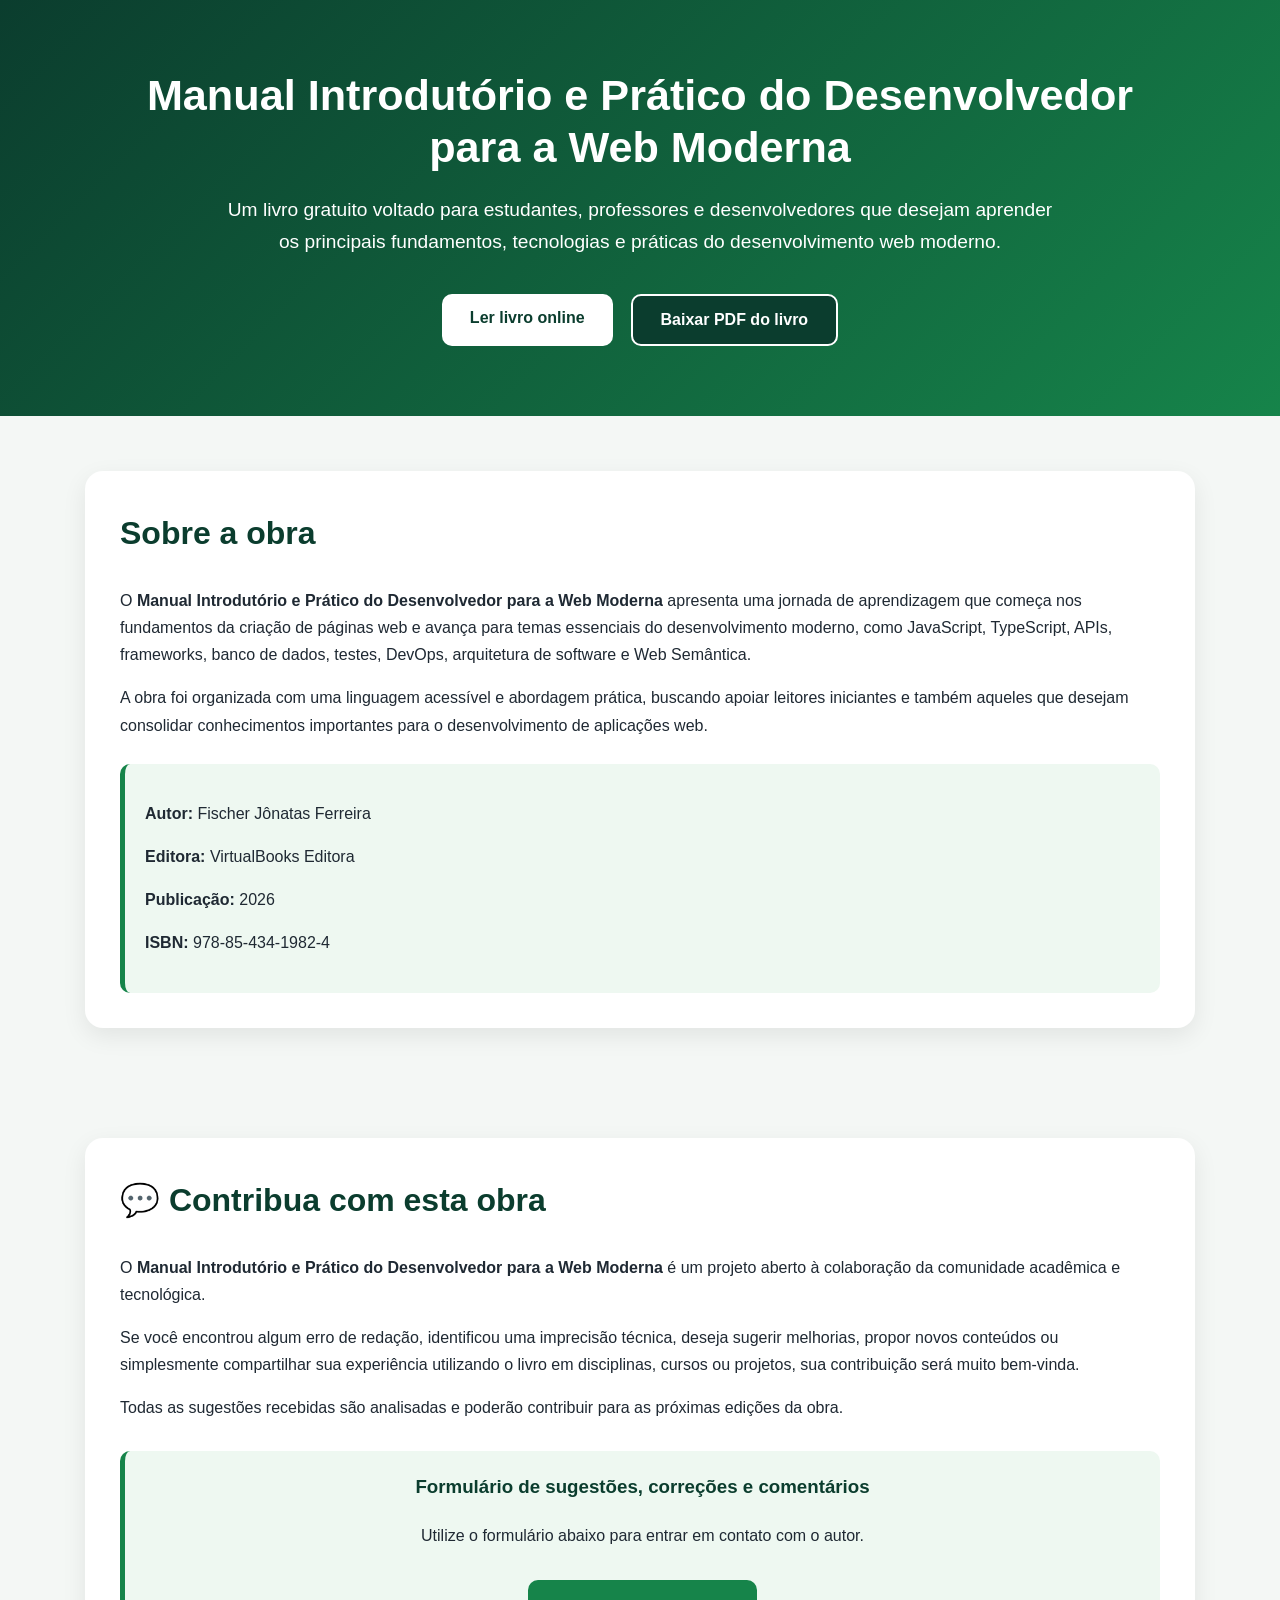
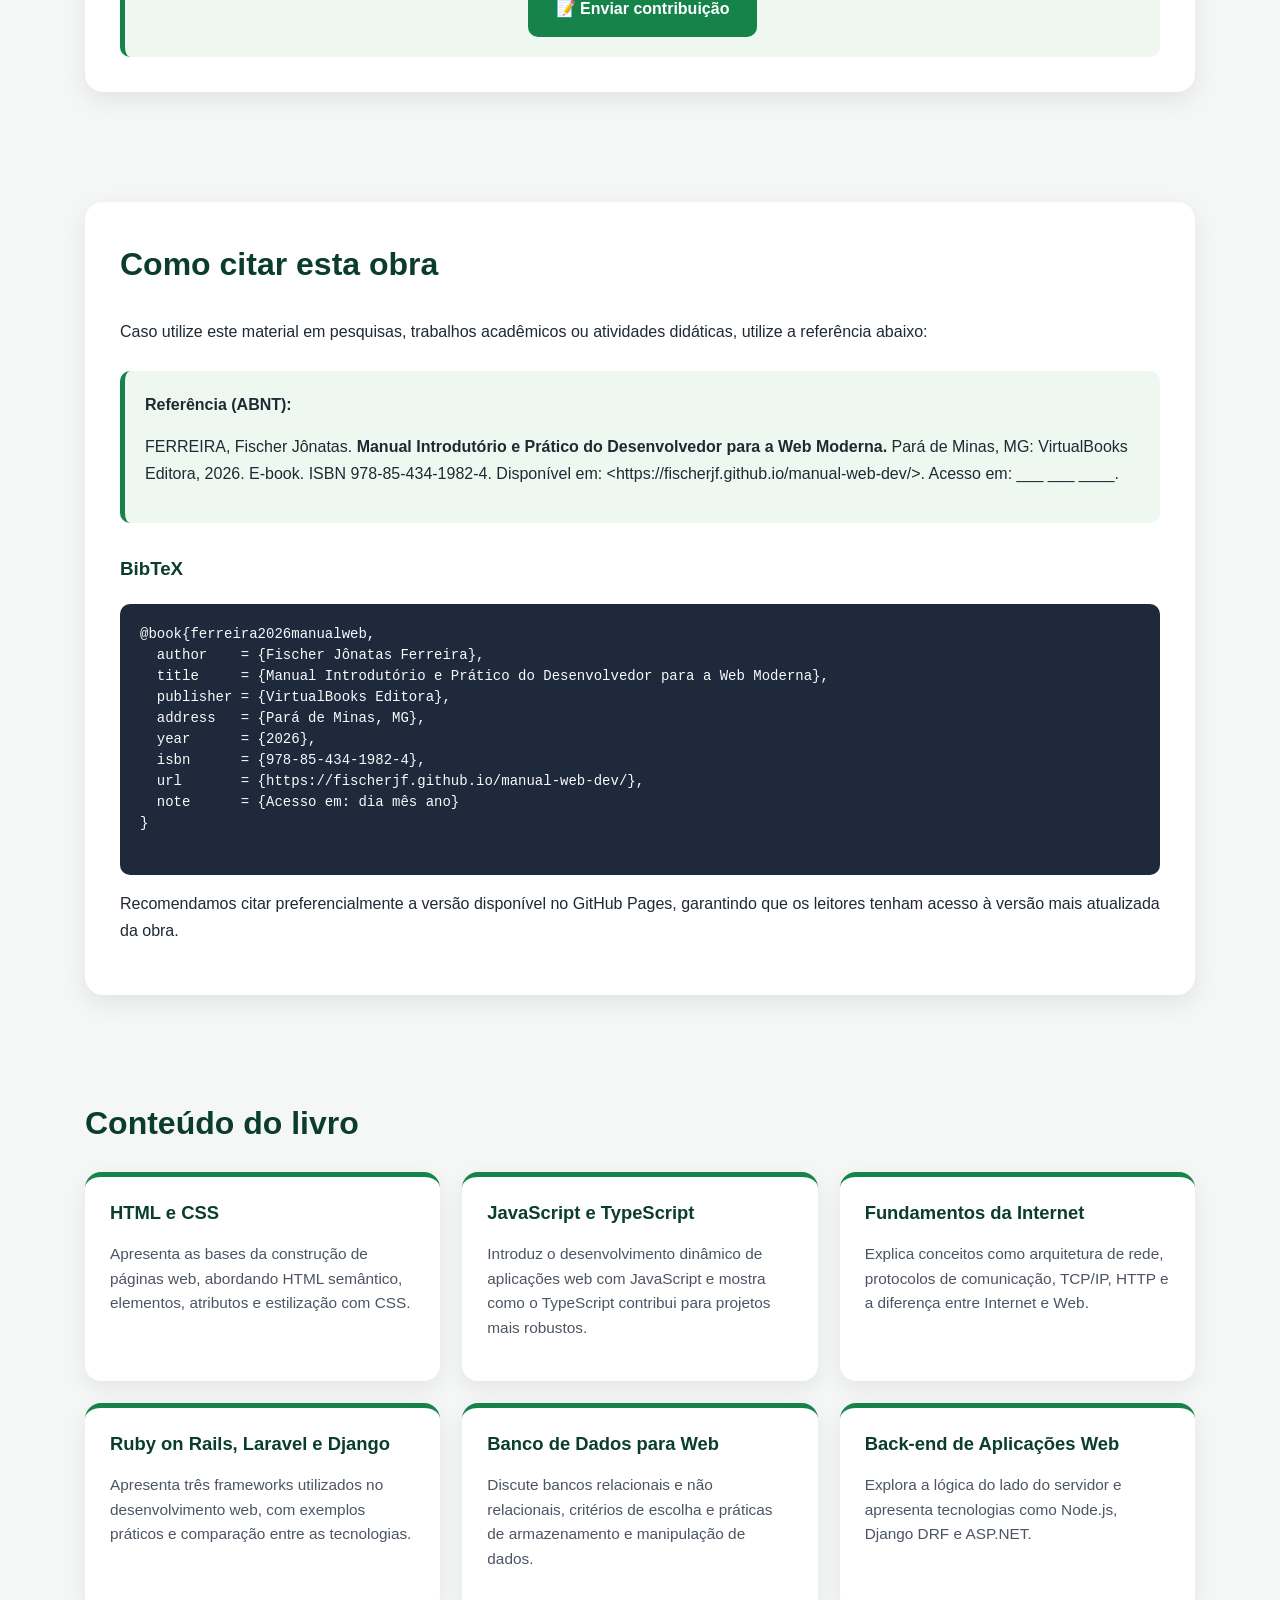
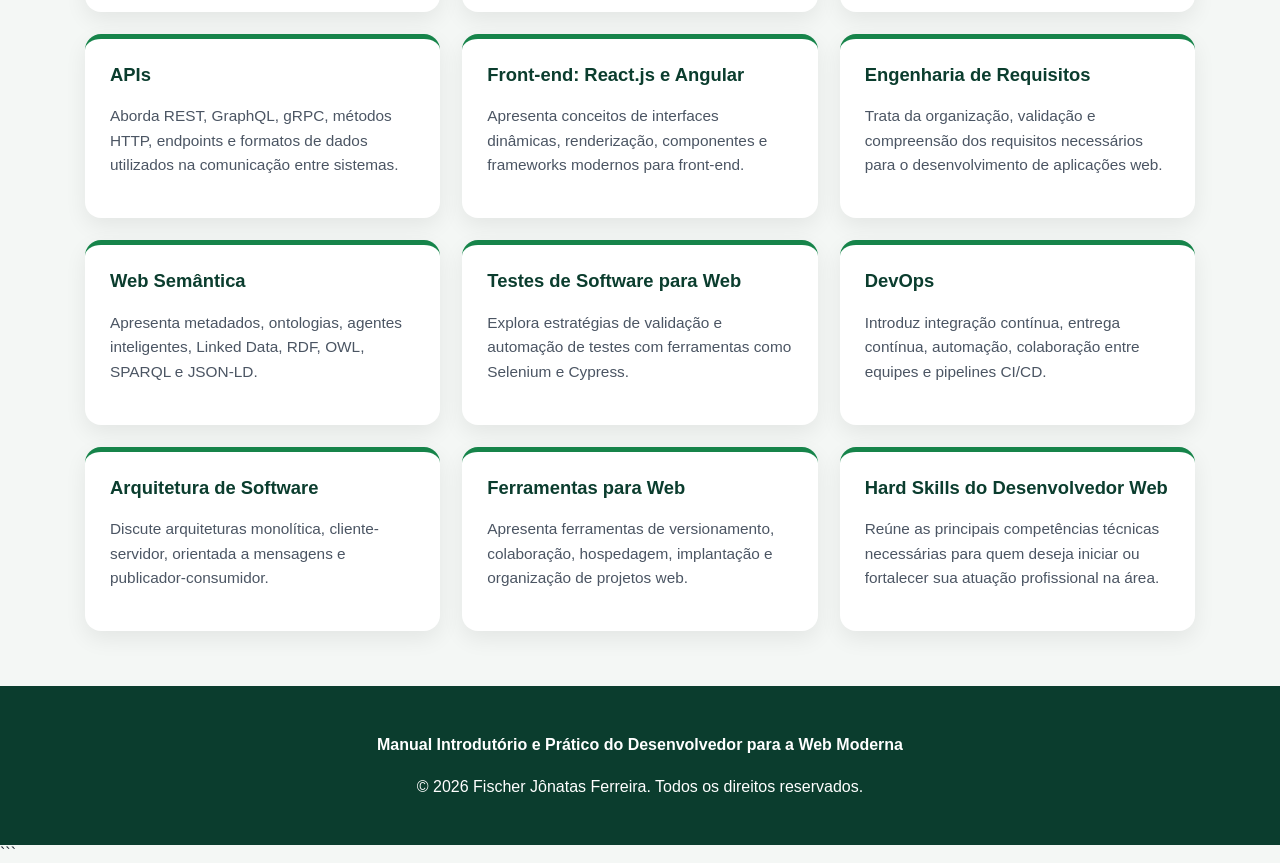
<file: index.html>
<!DOCTYPE html>
<html lang="pt-BR">
<head>
  <meta charset="UTF-8" />
  <meta name="viewport" content="width=device-width, initial-scale=1.0" />
  <title>Manual Web Moderna</title>

  <style>
    * {
      box-sizing: border-box;
    }

    body {
      margin: 0;
      font-family: Arial, Helvetica, sans-serif;
      background: #f4f7f5;
      color: #1f2933;
    }

    header {
      background: linear-gradient(135deg, #0b3d2e, #16844a);
      color: white;
      padding: 70px 20px;
      text-align: center;
    }

    header h1 {
      max-width: 1000px;
      margin: 0 auto 20px;
      font-size: 2.7rem;
      line-height: 1.2;
    }

    header p {
      max-width: 850px;
      margin: 0 auto;
      font-size: 1.2rem;
      line-height: 1.7;
    }

    .buttons {
      margin-top: 35px;
      display: flex;
      justify-content: center;
      gap: 18px;
      flex-wrap: wrap;
    }

    .btn {
      padding: 15px 28px;
      border-radius: 10px;
      text-decoration: none;
      font-weight: bold;
      transition: 0.3s;
    }

    .btn-primary {
      background: white;
      color: #0b3d2e;
    }

    .btn-primary:hover {
      background: #e6f4ec;
    }

    .btn-secondary {
      background: #0b3d2e;
      color: white;
      border: 2px solid white;
    }

    .btn-secondary:hover {
      background: #146c43;
    }

    section {
      max-width: 1150px;
      margin: 0 auto;
      padding: 55px 20px;
    }

    .info {
      background: white;
      border-radius: 18px;
      padding: 35px;
      box-shadow: 0 8px 25px rgba(0,0,0,0.08);
      line-height: 1.7;
    }

    .info h2,
    .chapters h2 {
      color: #0b3d2e;
      font-size: 2rem;
      margin-top: 0;
    }

    .book-data {
      margin-top: 25px;
      background: #eef8f1;
      border-left: 5px solid #16844a;
      padding: 20px;
      border-radius: 10px;
    }

    .chapters-grid {
      display: grid;
      grid-template-columns: repeat(auto-fit, minmax(280px, 1fr));
      gap: 22px;
      margin-top: 30px;
    }

    .chapter-card {
      background: white;
      border-radius: 16px;
      padding: 25px;
      box-shadow: 0 8px 22px rgba(0,0,0,0.07);
      border-top: 5px solid #16844a;
    }

    .chapter-card h3 {
      margin-top: 0;
      color: #0b3d2e;
      font-size: 1.15rem;
    }

    .chapter-card p {
      line-height: 1.6;
      color: #4b5563;
      font-size: 0.96rem;
    }

    footer {
      background: #0b3d2e;
      color: white;
      text-align: center;
      padding: 30px 20px;
      line-height: 1.6;
    }

    @media (max-width: 700px) {
      header h1 {
        font-size: 2rem;
      }

      header p {
        font-size: 1rem;
      }

      .info {
        padding: 25px;
      }
    }
  </style>
</head>

<body>

  <header>
    <h1>Manual Introdutório e Prático do Desenvolvedor para a Web Moderna</h1>

    <p>
      Um livro gratuito voltado para estudantes, professores e desenvolvedores
      que desejam aprender os principais fundamentos, tecnologias e práticas
      do desenvolvimento web moderno.
    </p>

    <div class="buttons">
      <a class="btn btn-primary" href="livro.html">Ler livro online</a>
      <a class="btn btn-secondary" href="livro.pdf" download>Baixar PDF do livro</a>
    </div>
  </header>

  <section>
    <div class="info">
      <h2>Sobre a obra</h2>

      <p>
        O <strong>Manual Introdutório e Prático do Desenvolvedor para a Web Moderna</strong>
        apresenta uma jornada de aprendizagem que começa nos fundamentos da criação
        de páginas web e avança para temas essenciais do desenvolvimento moderno,
        como JavaScript, TypeScript, APIs, frameworks, banco de dados, testes,
        DevOps, arquitetura de software e Web Semântica.
      </p>

      <p>
        A obra foi organizada com uma linguagem acessível e abordagem prática,
        buscando apoiar leitores iniciantes e também aqueles que desejam consolidar
        conhecimentos importantes para o desenvolvimento de aplicações web.
      </p>

      <div class="book-data">
        <p><strong>Autor:</strong> Fischer Jônatas Ferreira</p>
        <p><strong>Editora:</strong> VirtualBooks Editora</p>
        <p><strong>Publicação:</strong> 2026</p>
        <p><strong>ISBN:</strong> 978-85-434-1982-4</p>
      </div>
    </div>
  </section>
  
<section>
  <div class="info">

    <h2>💬 Contribua com esta obra</h2>

    <p>
      O <strong>Manual Introdutório e Prático do Desenvolvedor para a Web Moderna</strong>
      é um projeto aberto à colaboração da comunidade acadêmica e tecnológica.
    </p>

    <p>
      Se você encontrou algum erro de redação, identificou uma imprecisão técnica,
      deseja sugerir melhorias, propor novos conteúdos ou simplesmente compartilhar
      sua experiência utilizando o livro em disciplinas, cursos ou projetos,
      sua contribuição será muito bem-vinda.
    </p>

    <p>
      Todas as sugestões recebidas são analisadas e poderão contribuir para as
      próximas edições da obra.
    </p>

    <div class="book-data" style="text-align:center; margin-top:30px;">

      <h3 style="margin-top:0; color:#0b3d2e;">
        Formulário de sugestões, correções e comentários
      </h3>

      <p>
        Utilize o formulário abaixo para entrar em contato com o autor.
      </p>

      <a
        href="https://forms.gle/JP47166Jxw16uas57"
        target="_blank"
        style="
          display:inline-block;
          margin-top:15px;
          background:#16844a;
          color:white;
          text-decoration:none;
          padding:15px 28px;
          border-radius:10px;
          font-weight:bold;
          font-size:16px;
        ">
        📝 Enviar contribuição
      </a>

    </div>

  </div>
</section>


  <section>
  <div class="info">
    <h2>Como citar esta obra</h2>

    <p>
      Caso utilize este material em pesquisas, trabalhos acadêmicos ou atividades
      didáticas, utilize a referência abaixo:
    </p>

    <div class="book-data">
      <strong>Referência (ABNT):</strong>

      <p style="margin-top:15px;">
        FERREIRA, Fischer Jônatas.
        <strong>Manual Introdutório e Prático do Desenvolvedor para a Web Moderna.</strong>
        Pará de Minas, MG: VirtualBooks Editora, 2026.
        E-book. ISBN 978-85-434-1982-4.
        Disponível em:
        &lt;https://fischerjf.github.io/manual-web-dev/&gt;.
        Acesso em: ___ ___ ____.
      </p>
    </div>

    <h3 style="margin-top:30px; color:#0b3d2e;">
      BibTeX
    </h3>

    <pre style="
      background:#1e293b;
      color:#f8fafc;
      padding:20px;
      border-radius:10px;
      overflow-x:auto;
      font-size:14px;
      line-height:1.5;
    ">
@book{ferreira2026manualweb,
  author    = {Fischer Jônatas Ferreira},
  title     = {Manual Introdutório e Prático do Desenvolvedor para a Web Moderna},
  publisher = {VirtualBooks Editora},
  address   = {Pará de Minas, MG},
  year      = {2026},
  isbn      = {978-85-434-1982-4},
  url       = {https://fischerjf.github.io/manual-web-dev/},
  note      = {Acesso em: dia mês ano}
}
    </pre>

    <p style="margin-top:15px;">
      Recomendamos citar preferencialmente a versão disponível no GitHub Pages,
      garantindo que os leitores tenham acesso à versão mais atualizada da obra.
    </p>

  </div>
</section>

  <section class="chapters">
    <h2>Conteúdo do livro</h2>

    <div class="chapters-grid">

      <div class="chapter-card">
        <h3>HTML e CSS</h3>
        <p>Apresenta as bases da construção de páginas web, abordando HTML semântico, elementos, atributos e estilização com CSS.</p>
      </div>

      <div class="chapter-card">
        <h3>JavaScript e TypeScript</h3>
        <p>Introduz o desenvolvimento dinâmico de aplicações web com JavaScript e mostra como o TypeScript contribui para projetos mais robustos.</p>
      </div>

      <div class="chapter-card">
        <h3>Fundamentos da Internet</h3>
        <p>Explica conceitos como arquitetura de rede, protocolos de comunicação, TCP/IP, HTTP e a diferença entre Internet e Web.</p>
      </div>

      <div class="chapter-card">
        <h3>Ruby on Rails, Laravel e Django</h3>
        <p>Apresenta três frameworks utilizados no desenvolvimento web, com exemplos práticos e comparação entre as tecnologias.</p>
      </div>

      <div class="chapter-card">
        <h3>Banco de Dados para Web</h3>
        <p>Discute bancos relacionais e não relacionais, critérios de escolha e práticas de armazenamento e manipulação de dados.</p>
      </div>

      <div class="chapter-card">
        <h3>Back-end de Aplicações Web</h3>
        <p>Explora a lógica do lado do servidor e apresenta tecnologias como Node.js, Django DRF e ASP.NET.</p>
      </div>

      <div class="chapter-card">
        <h3>APIs</h3>
        <p>Aborda REST, GraphQL, gRPC, métodos HTTP, endpoints e formatos de dados utilizados na comunicação entre sistemas.</p>
      </div>

      <div class="chapter-card">
        <h3>Front-end: React.js e Angular</h3>
        <p>Apresenta conceitos de interfaces dinâmicas, renderização, componentes e frameworks modernos para front-end.</p>
      </div>

      <div class="chapter-card">
        <h3>Engenharia de Requisitos</h3>
        <p>Trata da organização, validação e compreensão dos requisitos necessários para o desenvolvimento de aplicações web.</p>
      </div>

      <div class="chapter-card">
        <h3>Web Semântica</h3>
        <p>Apresenta metadados, ontologias, agentes inteligentes, Linked Data, RDF, OWL, SPARQL e JSON-LD.</p>
      </div>

      <div class="chapter-card">
        <h3>Testes de Software para Web</h3>
        <p>Explora estratégias de validação e automação de testes com ferramentas como Selenium e Cypress.</p>
      </div>

      <div class="chapter-card">
        <h3>DevOps</h3>
        <p>Introduz integração contínua, entrega contínua, automação, colaboração entre equipes e pipelines CI/CD.</p>
      </div>

      <div class="chapter-card">
        <h3>Arquitetura de Software</h3>
        <p>Discute arquiteturas monolítica, cliente-servidor, orientada a mensagens e publicador-consumidor.</p>
      </div>

      <div class="chapter-card">
        <h3>Ferramentas para Web</h3>
        <p>Apresenta ferramentas de versionamento, colaboração, hospedagem, implantação e organização de projetos web.</p>
      </div>

      <div class="chapter-card">
        <h3>Hard Skills do Desenvolvedor Web</h3>
        <p>Reúne as principais competências técnicas necessárias para quem deseja iniciar ou fortalecer sua atuação profissional na área.</p>
      </div>

    </div>
  </section>

  <footer>
    <p><strong>Manual Introdutório e Prático do Desenvolvedor para a Web Moderna</strong></p>
    <p>© 2026 Fischer Jônatas Ferreira. Todos os direitos reservados.</p>
  </footer>

</body>
</html>
```
</file>
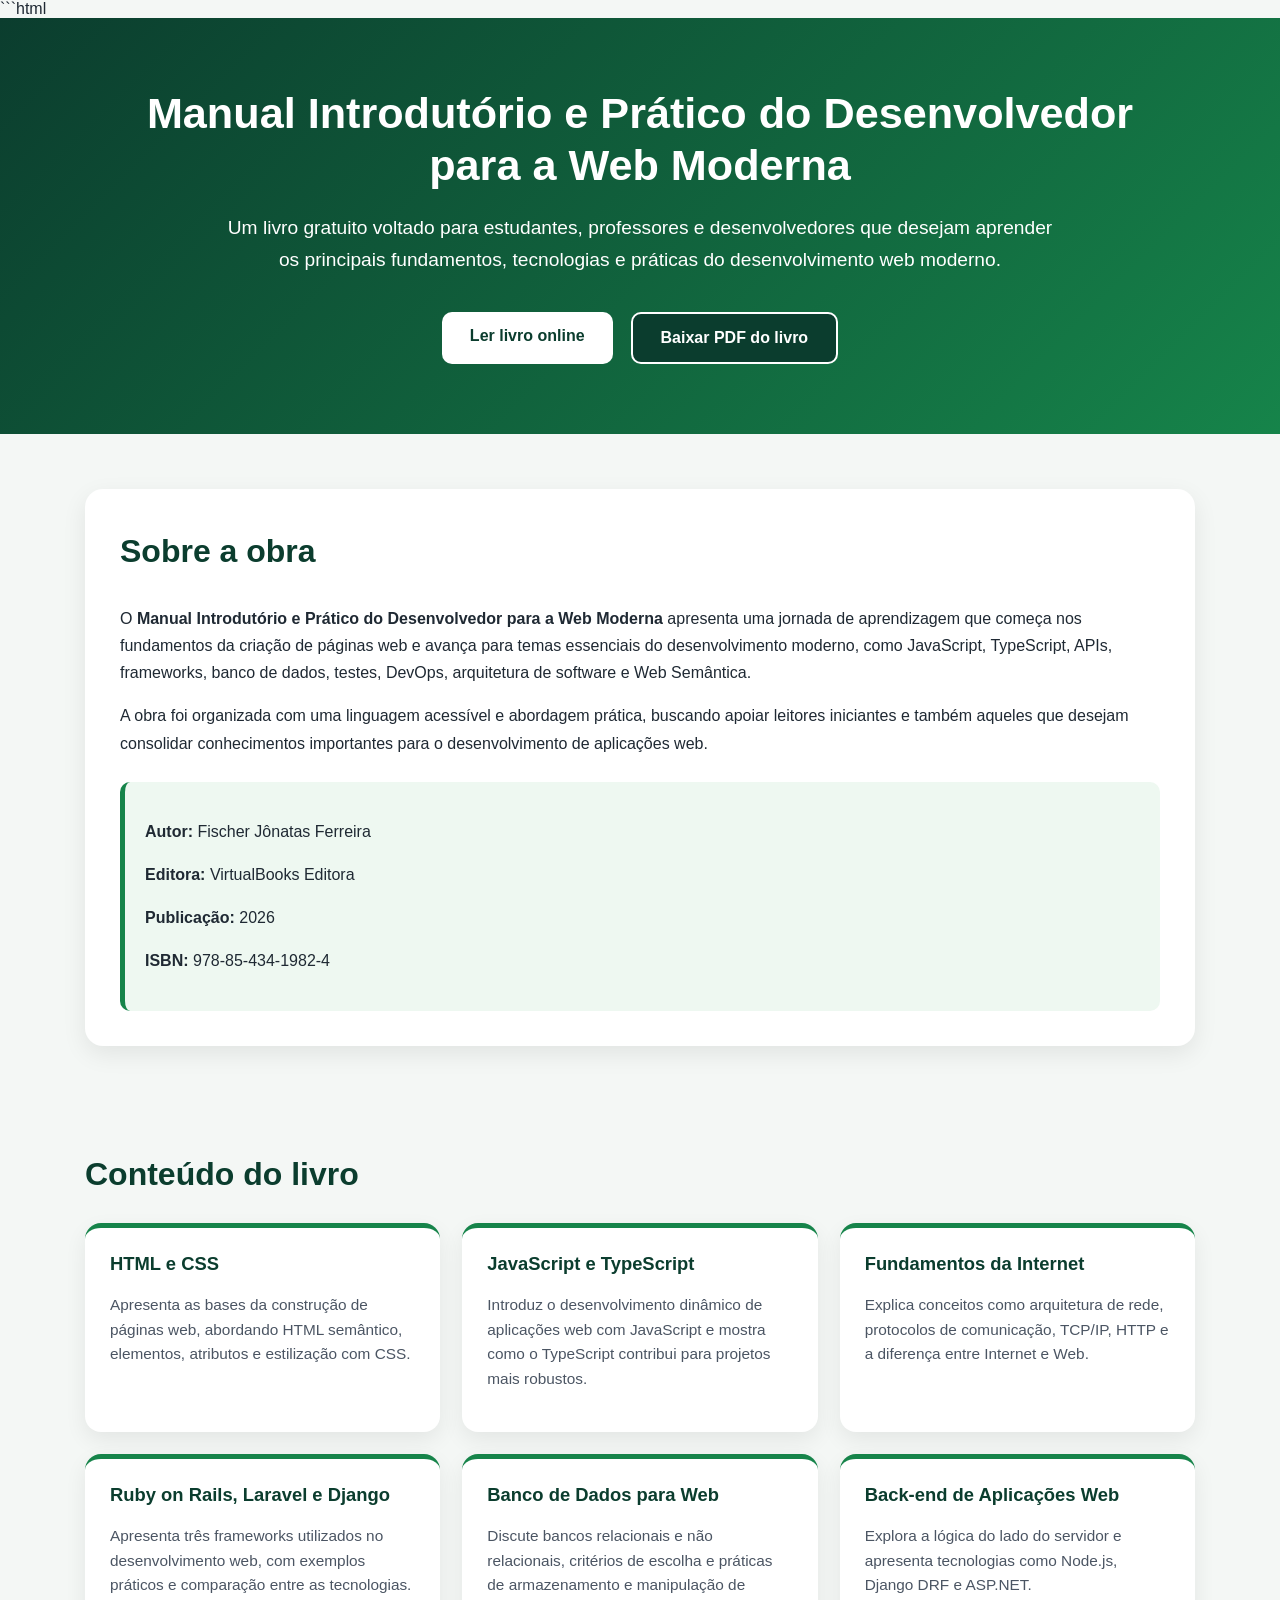
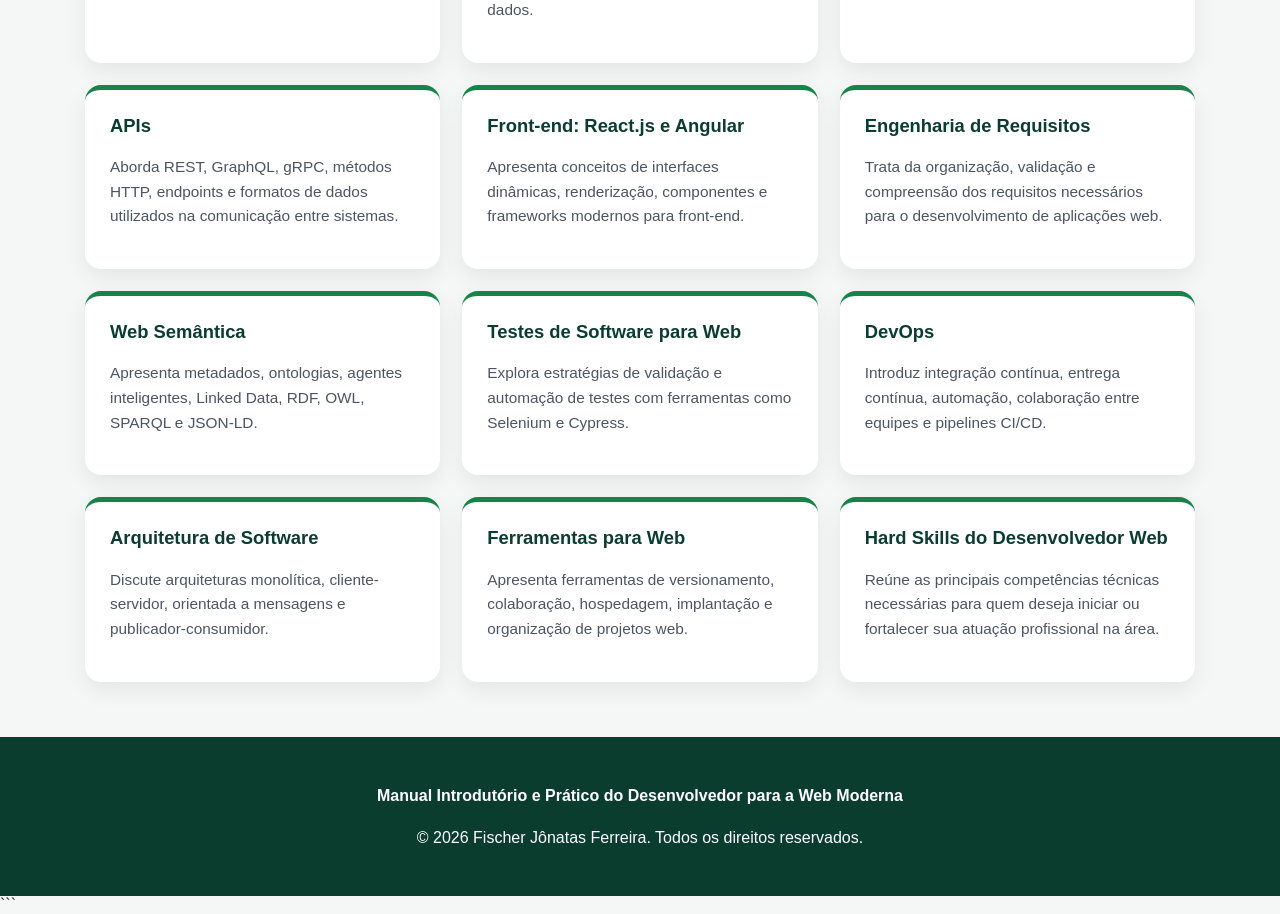
<file: livro.html>
```html
<!DOCTYPE html>
<html lang="pt-BR">
<head>
  <meta charset="UTF-8" />
  <meta name="viewport" content="width=device-width, initial-scale=1.0" />
  <title>Manual Web Moderna</title>

  <style>
    * {
      box-sizing: border-box;
    }

    body {
      margin: 0;
      font-family: Arial, Helvetica, sans-serif;
      background: #f4f7f5;
      color: #1f2933;
    }

    header {
      background: linear-gradient(135deg, #0b3d2e, #16844a);
      color: white;
      padding: 70px 20px;
      text-align: center;
    }

    header h1 {
      max-width: 1000px;
      margin: 0 auto 20px;
      font-size: 2.7rem;
      line-height: 1.2;
    }

    header p {
      max-width: 850px;
      margin: 0 auto;
      font-size: 1.2rem;
      line-height: 1.7;
    }

    .buttons {
      margin-top: 35px;
      display: flex;
      justify-content: center;
      gap: 18px;
      flex-wrap: wrap;
    }

    .btn {
      padding: 15px 28px;
      border-radius: 10px;
      text-decoration: none;
      font-weight: bold;
      transition: 0.3s;
    }

    .btn-primary {
      background: white;
      color: #0b3d2e;
    }

    .btn-primary:hover {
      background: #e6f4ec;
    }

    .btn-secondary {
      background: #0b3d2e;
      color: white;
      border: 2px solid white;
    }

    .btn-secondary:hover {
      background: #146c43;
    }

    section {
      max-width: 1150px;
      margin: 0 auto;
      padding: 55px 20px;
    }

    .info {
      background: white;
      border-radius: 18px;
      padding: 35px;
      box-shadow: 0 8px 25px rgba(0,0,0,0.08);
      line-height: 1.7;
    }

    .info h2,
    .chapters h2 {
      color: #0b3d2e;
      font-size: 2rem;
      margin-top: 0;
    }

    .book-data {
      margin-top: 25px;
      background: #eef8f1;
      border-left: 5px solid #16844a;
      padding: 20px;
      border-radius: 10px;
    }

    .chapters-grid {
      display: grid;
      grid-template-columns: repeat(auto-fit, minmax(280px, 1fr));
      gap: 22px;
      margin-top: 30px;
    }

    .chapter-card {
      background: white;
      border-radius: 16px;
      padding: 25px;
      box-shadow: 0 8px 22px rgba(0,0,0,0.07);
      border-top: 5px solid #16844a;
    }

    .chapter-card h3 {
      margin-top: 0;
      color: #0b3d2e;
      font-size: 1.15rem;
    }

    .chapter-card p {
      line-height: 1.6;
      color: #4b5563;
      font-size: 0.96rem;
    }

    footer {
      background: #0b3d2e;
      color: white;
      text-align: center;
      padding: 30px 20px;
      line-height: 1.6;
    }

    @media (max-width: 700px) {
      header h1 {
        font-size: 2rem;
      }

      header p {
        font-size: 1rem;
      }

      .info {
        padding: 25px;
      }
    }
  </style>
</head>

<body>

  <header>
    <h1>Manual Introdutório e Prático do Desenvolvedor para a Web Moderna</h1>

    <p>
      Um livro gratuito voltado para estudantes, professores e desenvolvedores
      que desejam aprender os principais fundamentos, tecnologias e práticas
      do desenvolvimento web moderno.
    </p>

    <div class="buttons">
      <a class="btn btn-primary" href="livro.html">Ler livro online</a>
      <a class="btn btn-secondary" href="livro.pdf" download>Baixar PDF do livro</a>
    </div>
  </header>

  <section>
    <div class="info">
      <h2>Sobre a obra</h2>

      <p>
        O <strong>Manual Introdutório e Prático do Desenvolvedor para a Web Moderna</strong>
        apresenta uma jornada de aprendizagem que começa nos fundamentos da criação
        de páginas web e avança para temas essenciais do desenvolvimento moderno,
        como JavaScript, TypeScript, APIs, frameworks, banco de dados, testes,
        DevOps, arquitetura de software e Web Semântica.
      </p>

      <p>
        A obra foi organizada com uma linguagem acessível e abordagem prática,
        buscando apoiar leitores iniciantes e também aqueles que desejam consolidar
        conhecimentos importantes para o desenvolvimento de aplicações web.
      </p>

      <div class="book-data">
        <p><strong>Autor:</strong> Fischer Jônatas Ferreira</p>
        <p><strong>Editora:</strong> VirtualBooks Editora</p>
        <p><strong>Publicação:</strong> 2026</p>
        <p><strong>ISBN:</strong> 978-85-434-1982-4</p>
      </div>
    </div>
  </section>

  <section class="chapters">
    <h2>Conteúdo do livro</h2>

    <div class="chapters-grid">

      <div class="chapter-card">
        <h3>HTML e CSS</h3>
        <p>Apresenta as bases da construção de páginas web, abordando HTML semântico, elementos, atributos e estilização com CSS.</p>
      </div>

      <div class="chapter-card">
        <h3>JavaScript e TypeScript</h3>
        <p>Introduz o desenvolvimento dinâmico de aplicações web com JavaScript e mostra como o TypeScript contribui para projetos mais robustos.</p>
      </div>

      <div class="chapter-card">
        <h3>Fundamentos da Internet</h3>
        <p>Explica conceitos como arquitetura de rede, protocolos de comunicação, TCP/IP, HTTP e a diferença entre Internet e Web.</p>
      </div>

      <div class="chapter-card">
        <h3>Ruby on Rails, Laravel e Django</h3>
        <p>Apresenta três frameworks utilizados no desenvolvimento web, com exemplos práticos e comparação entre as tecnologias.</p>
      </div>

      <div class="chapter-card">
        <h3>Banco de Dados para Web</h3>
        <p>Discute bancos relacionais e não relacionais, critérios de escolha e práticas de armazenamento e manipulação de dados.</p>
      </div>

      <div class="chapter-card">
        <h3>Back-end de Aplicações Web</h3>
        <p>Explora a lógica do lado do servidor e apresenta tecnologias como Node.js, Django DRF e ASP.NET.</p>
      </div>

      <div class="chapter-card">
        <h3>APIs</h3>
        <p>Aborda REST, GraphQL, gRPC, métodos HTTP, endpoints e formatos de dados utilizados na comunicação entre sistemas.</p>
      </div>

      <div class="chapter-card">
        <h3>Front-end: React.js e Angular</h3>
        <p>Apresenta conceitos de interfaces dinâmicas, renderização, componentes e frameworks modernos para front-end.</p>
      </div>

      <div class="chapter-card">
        <h3>Engenharia de Requisitos</h3>
        <p>Trata da organização, validação e compreensão dos requisitos necessários para o desenvolvimento de aplicações web.</p>
      </div>

      <div class="chapter-card">
        <h3>Web Semântica</h3>
        <p>Apresenta metadados, ontologias, agentes inteligentes, Linked Data, RDF, OWL, SPARQL e JSON-LD.</p>
      </div>

      <div class="chapter-card">
        <h3>Testes de Software para Web</h3>
        <p>Explora estratégias de validação e automação de testes com ferramentas como Selenium e Cypress.</p>
      </div>

      <div class="chapter-card">
        <h3>DevOps</h3>
        <p>Introduz integração contínua, entrega contínua, automação, colaboração entre equipes e pipelines CI/CD.</p>
      </div>

      <div class="chapter-card">
        <h3>Arquitetura de Software</h3>
        <p>Discute arquiteturas monolítica, cliente-servidor, orientada a mensagens e publicador-consumidor.</p>
      </div>

      <div class="chapter-card">
        <h3>Ferramentas para Web</h3>
        <p>Apresenta ferramentas de versionamento, colaboração, hospedagem, implantação e organização de projetos web.</p>
      </div>

      <div class="chapter-card">
        <h3>Hard Skills do Desenvolvedor Web</h3>
        <p>Reúne as principais competências técnicas necessárias para quem deseja iniciar ou fortalecer sua atuação profissional na área.</p>
      </div>

    </div>
  </section>

  <footer>
    <p><strong>Manual Introdutório e Prático do Desenvolvedor para a Web Moderna</strong></p>
    <p>© 2026 Fischer Jônatas Ferreira. Todos os direitos reservados.</p>
  </footer>

</body>
</html>
```
</file>
